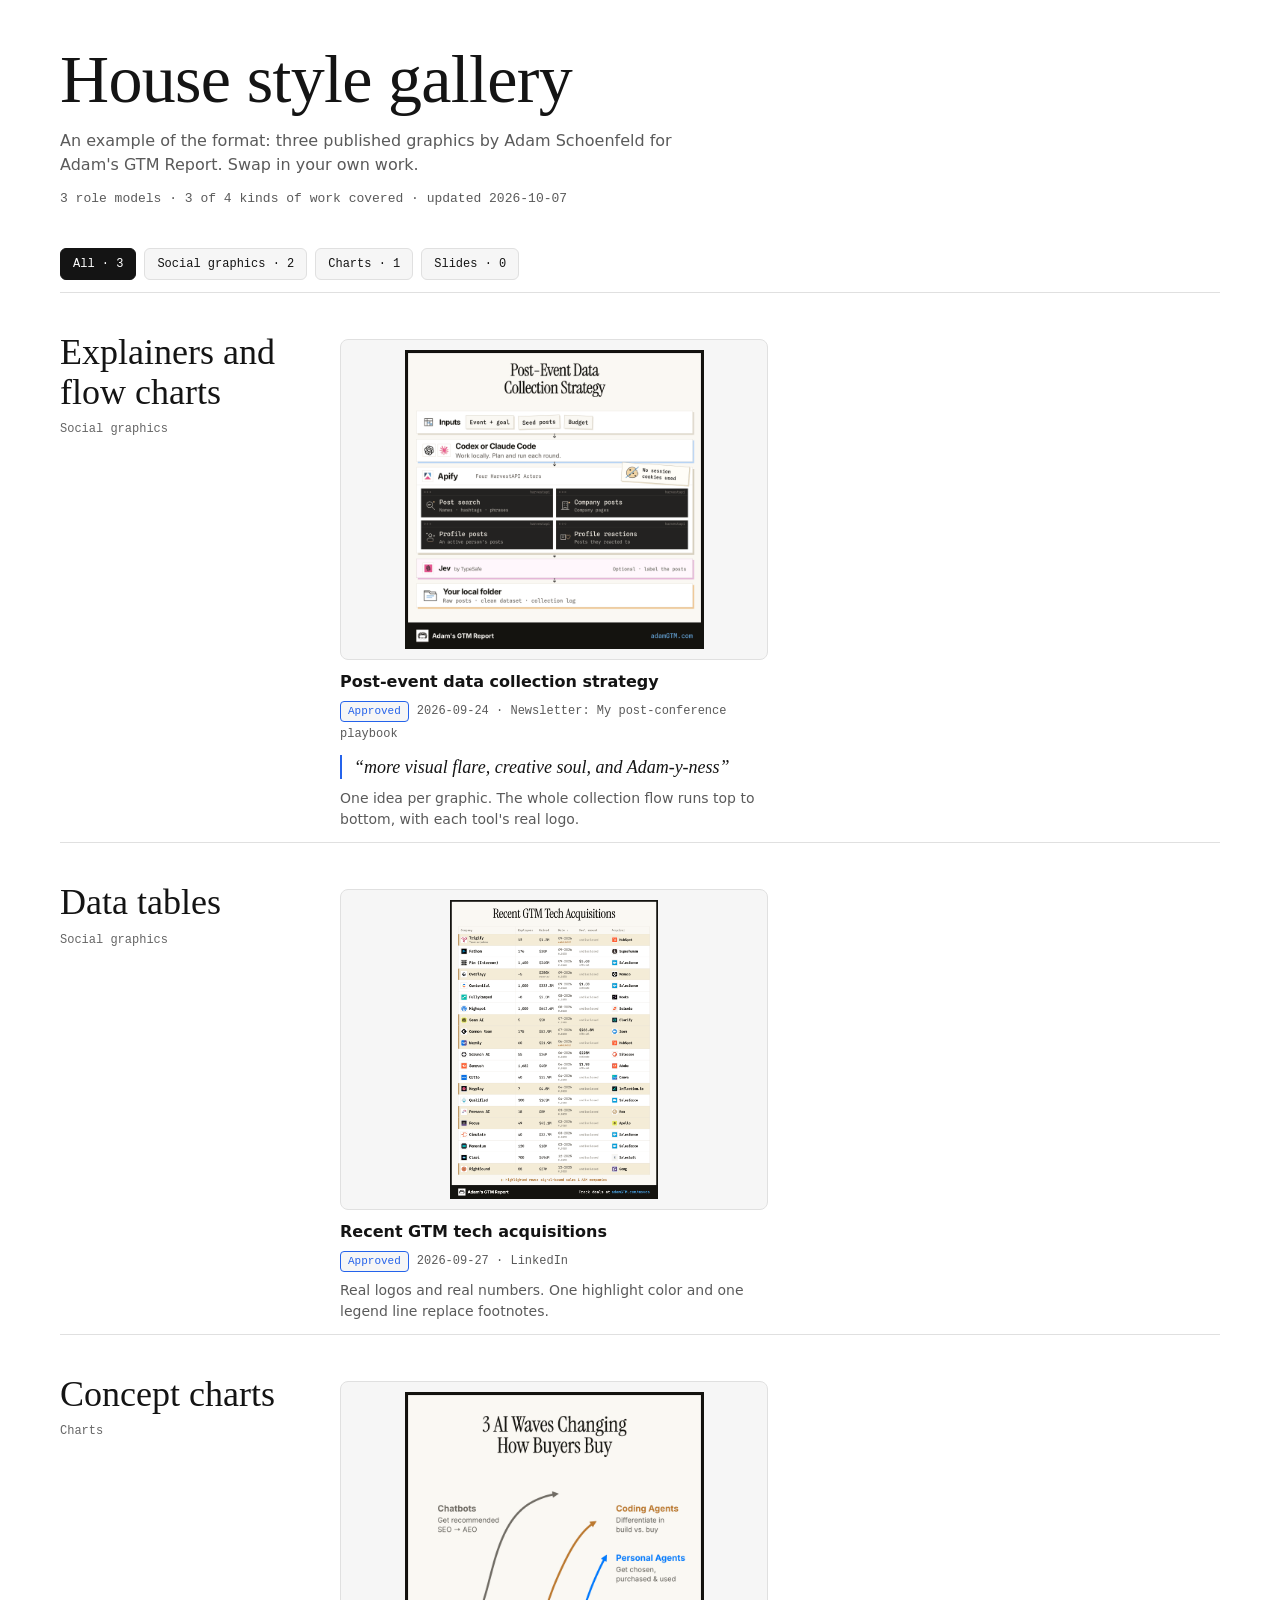
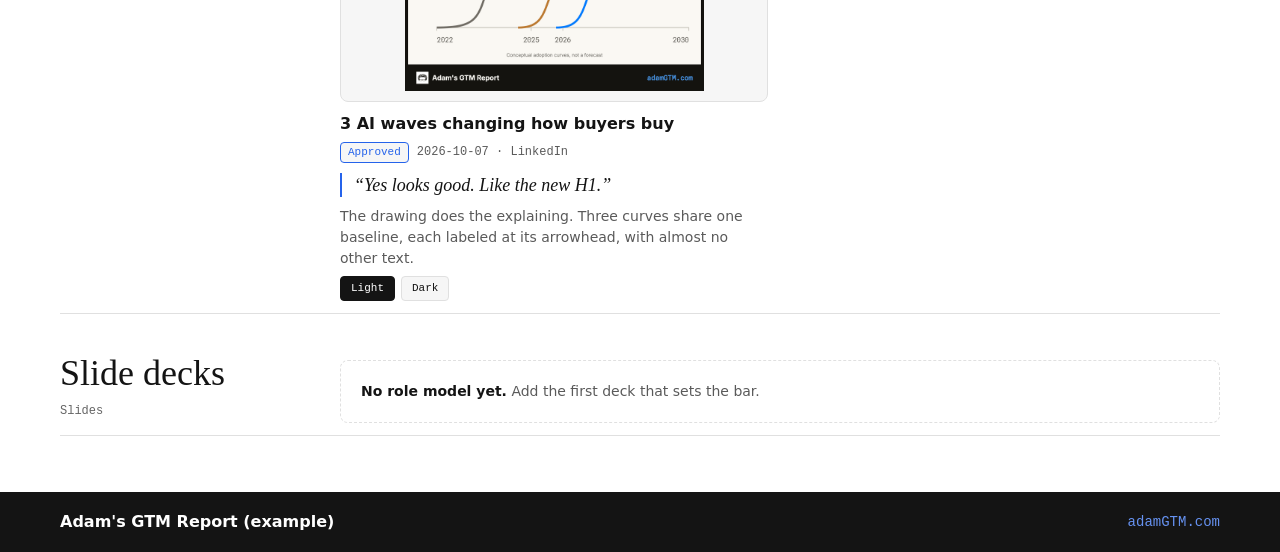
<file: examples/role-models/index.html>
<!doctype html>
<html lang="en">
<head>
<meta charset="utf-8">
<meta name="viewport" content="width=device-width, initial-scale=1, viewport-fit=cover">
<meta name="color-scheme" content="light dark">
<meta name="generator" content="House Style Kit build_gallery.py">
<title>House style gallery</title>
<style>
:root{--paper:#ffffff;--ink:#141414;--card:#f6f6f6;--line:#e0e0e0;--accent:#2563eb;--accent-ink:#2563eb;--soft:#5a5a5a;--faint:#656565;--bar:#141414;--bar-fg:#ffffff;--bar-url:#6692f1;color-scheme:light}
@media (prefers-color-scheme: dark){:root{--paper:#202020;--ink:#ececec;--card:#2a2a2a;--line:#414141;--accent:#6692f1;--accent-ink:#6692f1;--soft:#afafaf;--faint:#969696;--bar:#121212;--bar-fg:#ffffff;--bar-url:#6692f1;color-scheme:dark}}
:root{--serif:ui-serif, "New York", Georgia, "Times New Roman", serif;--sans:system-ui, -apple-system, "Segoe UI", Roboto, Helvetica, Arial, sans-serif;--mono:ui-monospace, SFMono-Regular, Menlo, Consolas, "Liberation Mono", monospace}

*{box-sizing:border-box}
[hidden]{display:none!important}
html{-webkit-text-size-adjust:100%}
body{margin:0;background:var(--paper);color:var(--ink);font:15px/1.5 var(--sans);-webkit-font-smoothing:antialiased}
a{color:var(--accent-ink);text-underline-offset:2px}
:focus-visible{outline:2px solid var(--accent);outline-offset:2px}
.wrap{max-width:1240px;margin:0 auto;padding:44px clamp(16px,4vw,40px) 0}
h1{font:400 clamp(38px,7vw,68px)/1.04 var(--serif);letter-spacing:-.01em;margin:0;text-wrap:balance;overflow-wrap:anywhere}
.lede{max-width:64ch;margin:14px 0 0;color:var(--soft);font-size:16px;text-wrap:pretty}
.count{font:13px/1.5 var(--mono);color:var(--soft);margin:12px 0 0;font-variant-numeric:tabular-nums}
.filters{position:sticky;top:0;z-index:2;display:flex;flex-wrap:wrap;gap:8px;margin:28px 0 0;padding:12px 0;background:var(--paper);border-bottom:1px solid var(--line)}
.filters button{flex:none;font:12px/1 var(--mono);color:var(--ink);background:var(--card);border:1px solid var(--line);border-radius:6px;padding:9px 12px;cursor:pointer}
.filters button:hover{border-color:var(--faint)}
.filters button[aria-pressed="true"]{background:var(--ink);color:var(--paper);border-color:var(--ink)}
section{padding:40px 0 12px;border-bottom:1px solid var(--line);scroll-margin-top:72px}
h2{font:400 clamp(26px,4vw,36px)/1.1 var(--serif);margin:0;overflow-wrap:anywhere}
.meta{font:12px/1.5 var(--mono);color:var(--faint);margin:8px 0 0;overflow-wrap:anywhere}
.meta a{color:inherit}
.grid{display:grid;grid-template-columns:repeat(auto-fill,minmax(min(100%,300px),1fr));gap:32px 24px;margin-top:22px}
figure{margin:0;display:flex;flex-direction:column;gap:12px;min-width:0}
.shot{position:relative;display:block;width:100%;aspect-ratio:4/3;padding:0;margin:0;overflow:hidden;background:var(--card);border:1px solid var(--line);border-radius:8px;cursor:zoom-in;font:inherit;color:inherit}
.shot:hover{border-color:var(--faint)}
.shot img{position:absolute;inset:10px;width:calc(100% - 20px);height:calc(100% - 20px);object-fit:contain}
figcaption{display:flex;flex-direction:column;gap:7px;min-width:0}
h3{font:600 16px/1.3 var(--sans);margin:0;overflow-wrap:anywhere}
.when{margin:0;font:12px/1.9 var(--mono);color:var(--soft);overflow-wrap:anywhere}
.when .chip{margin-right:8px}
.chip{display:inline-block;font:11px/1 var(--mono);padding:4px 7px;border:1px solid var(--line);border-radius:4px;background:var(--card);color:var(--ink)}
.chip.approved{border-color:var(--accent);color:var(--accent-ink)}
.chip.borrowed{border-style:dashed;border-color:var(--faint);color:var(--soft);background:transparent}
blockquote{margin:2px 0;padding-left:12px;border-left:2px solid var(--accent);font:italic 400 18px/1.35 var(--serif);overflow-wrap:anywhere}
.why{margin:0;color:var(--soft);font-size:14px;overflow-wrap:anywhere}
.note{margin:0;color:var(--faint);font-size:13px;overflow-wrap:anywhere}
.src{margin:0;font:11px/1.4 var(--mono);color:var(--faint);overflow-wrap:anywhere}
.src a{color:inherit}
.toggle{display:flex;gap:6px}
.toggle button{font:11px/1 var(--mono);padding:6px 10px;border:1px solid var(--line);border-radius:4px;background:var(--card);color:var(--ink);cursor:pointer}
.toggle button[aria-pressed="true"]{background:var(--ink);color:var(--paper);border-color:var(--ink)}
.gap{margin:22px 0 0;padding:20px;border:1px dashed var(--line);border-radius:8px;color:var(--soft);font-size:14px}
.gap b{color:var(--ink);font-weight:600}
footer.bar{margin-top:56px;background:var(--bar);color:var(--bar-fg)}
footer.bar .in{max-width:1240px;margin:0 auto;display:flex;flex-wrap:wrap;justify-content:space-between;align-items:center;gap:8px 16px;padding:20px clamp(16px,4vw,40px)}
footer.bar b{font:700 16px/1.25 var(--sans);overflow-wrap:anywhere}
footer.bar a,footer.bar span{font:14px/1.25 var(--mono);color:var(--bar-url);text-decoration:none;overflow-wrap:anywhere}
footer.bar a:hover{text-decoration:underline}
dialog{padding:12px;border:1px solid var(--line);border-radius:10px;background:var(--card);color:var(--ink);max-width:min(96vw,1500px);max-height:94vh}
dialog::backdrop{background:rgba(0,0,0,.8)}
dialog img{display:block;max-width:100%;max-height:calc(94vh - 84px);width:auto;height:auto;margin:0 auto}
dialog .cap{display:flex;justify-content:space-between;align-items:center;gap:12px;margin-top:10px;font:12px/1.4 var(--mono);color:var(--soft)}
dialog button{flex:none;font:12px/1 var(--mono);padding:9px 12px;border:1px solid var(--ink);border-radius:6px;background:var(--ink);color:var(--paper);cursor:pointer}
@media (min-width:960px){
  section{display:grid;grid-template-columns:minmax(0,240px) minmax(0,1fr);gap:0 40px;align-items:start}
  .head{position:sticky;top:76px}
  .grid,.gap{margin-top:6px}
}
@media (max-width:600px){
  .wrap{padding-top:28px}
  .filters{flex-wrap:nowrap;overflow-x:auto;scrollbar-width:thin}
  section{padding-top:32px}
}
</style>
</head>
<body>
<div class="wrap">
<header>
<h1>House style gallery</h1>
<p class="lede">An example of the format: three published graphics by Adam Schoenfeld for Adam&#x27;s GTM Report. Swap in your own work.</p>
<p class="count">3 role models · 3 of 4 kinds of work covered · updated 2026-10-07</p>
</header>
<nav class="filters" aria-label="Filter by group">
<button type="button" data-group="all" aria-pressed="true">All · 3</button>
<button type="button" data-group="Social graphics" aria-pressed="false">Social graphics · 2</button>
<button type="button" data-group="Charts" aria-pressed="false">Charts · 1</button>
<button type="button" data-group="Slides" aria-pressed="false">Slides · 0</button>
</nav>
<main>
<section id="surface-explainer" data-group="Social graphics" aria-labelledby="heading-explainer">
<div class="head"><h2 id="heading-explainer">Explainers and flow charts</h2>
<p class="meta">Social graphics</p></div>
<div class="grid">
<figure id="item-data-collection-flow">
<button type="button" class="shot" data-full="data-collection-flow.png" aria-label="Enlarge: Post-event data collection strategy"><img loading="lazy" src="data-collection-flow.png" alt="Post-event data collection strategy"></button>
<figcaption>
<h3>Post-event data collection strategy</h3>
<p class="when"><span class="chip approved" title="You approved this as the bar">Approved</span>2026-09-24 · Newsletter: My post-conference playbook</p>
<blockquote>“more visual flare, creative soul, and Adam-y-ness”</blockquote>
<p class="why">One idea per graphic. The whole collection flow runs top to bottom, with each tool&#x27;s real logo.</p>
</figcaption></figure>
</div></section>
<section id="surface-table" data-group="Social graphics" aria-labelledby="heading-table">
<div class="head"><h2 id="heading-table">Data tables</h2>
<p class="meta">Social graphics</p></div>
<div class="grid">
<figure id="item-acquisitions-table">
<button type="button" class="shot" data-full="acquisitions-table.png" aria-label="Enlarge: Recent GTM tech acquisitions"><img loading="lazy" src="acquisitions-table.png" alt="Recent GTM tech acquisitions"></button>
<figcaption>
<h3>Recent GTM tech acquisitions</h3>
<p class="when"><span class="chip approved" title="You approved this as the bar">Approved</span>2026-09-27 · LinkedIn</p>
<p class="why">Real logos and real numbers. One highlight color and one legend line replace footnotes.</p>
</figcaption></figure>
</div></section>
<section id="surface-concept" data-group="Charts" aria-labelledby="heading-concept">
<div class="head"><h2 id="heading-concept">Concept charts</h2>
<p class="meta">Charts</p></div>
<div class="grid">
<figure id="item-buyer-waves">
<button type="button" class="shot" data-full="buyer-waves.png" aria-label="Enlarge: 3 AI waves changing how buyers buy"><img loading="lazy" src="buyer-waves.png" alt="3 AI waves changing how buyers buy"></button>
<figcaption>
<h3>3 AI waves changing how buyers buy</h3>
<p class="when"><span class="chip approved" title="You approved this as the bar">Approved</span>2026-10-07 · LinkedIn</p>
<blockquote>“Yes looks good. Like the new H1.”</blockquote>
<p class="why">The drawing does the explaining. Three curves share one baseline, each labeled at its arrowhead, with almost no other text.</p>
<div class="toggle" role="group" aria-label="Light or dark version"><button type="button" data-src="buyer-waves.png" aria-pressed="true">Light</button><button type="button" data-src="buyer-waves-dark.png" aria-pressed="false">Dark</button></div>
</figcaption></figure>
</div></section>
<section id="surface-deck" data-group="Slides" aria-labelledby="heading-deck">
<div class="head"><h2 id="heading-deck">Slide decks</h2>
<p class="meta">Slides</p></div>
<p class="gap"><b>No role model yet.</b> Add the first deck that sets the bar.</p>
</section>
</main></div>
<footer class="bar"><div class="in"><b>Adam&#x27;s GTM Report (example)</b><a href="https://adamGTM.com" target="_blank" rel="noopener noreferrer">adamGTM.com</a></div></footer>
<dialog id="hsg-lightbox" aria-label="Enlarged role model"><img id="hsg-lightbox-img" alt=""><div class="cap"><span id="hsg-lightbox-cap"></span><button type="button" id="hsg-lightbox-close">Close</button></div></dialog>
<script>
(function(){
  var buttons=[].slice.call(document.querySelectorAll('.filters button'));
  var sections=[].slice.call(document.querySelectorAll('section[data-group]'));
  var KEY='house-style-gallery-group';
  function pick(g){
    buttons.forEach(function(b){b.setAttribute('aria-pressed', String(b.getAttribute('data-group')===g));});
    sections.forEach(function(s){s.hidden=!(g==='all'||s.getAttribute('data-group')===g);});
    try{localStorage.setItem(KEY,g);}catch(e){}
  }
  buttons.forEach(function(b){b.addEventListener('click',function(){pick(b.getAttribute('data-group'));});});
  var saved='all';
  try{saved=localStorage.getItem(KEY)||'all';}catch(e){}
  if(!buttons.some(function(b){return b.getAttribute('data-group')===saved;})) saved='all';
  pick(saved);

  [].forEach.call(document.querySelectorAll('.toggle'),function(t){
    var fig=t.closest('figure'), shot=fig.querySelector('.shot'), img=shot.querySelector('img');
    var opts=[].slice.call(t.querySelectorAll('button'));
    opts.forEach(function(b){
      b.addEventListener('click',function(){
        img.src=b.getAttribute('data-src'); shot.setAttribute('data-full',b.getAttribute('data-src'));
        opts.forEach(function(x){x.setAttribute('aria-pressed',String(x===b));});
      });
    });
  });

  var dlg=document.getElementById('hsg-lightbox'), big=document.getElementById('hsg-lightbox-img'), cap=document.getElementById('hsg-lightbox-cap');
  [].forEach.call(document.querySelectorAll('.shot'),function(s){
    s.addEventListener('click',function(){
      var full=s.getAttribute('data-full'), alt=s.querySelector('img').alt;
      if(!dlg.showModal){window.open(full,'_blank');return;}
      big.src=full; big.alt=alt; cap.textContent=alt; dlg.showModal();
    });
  });
  document.getElementById('hsg-lightbox-close').addEventListener('click',function(){dlg.close();});
  dlg.addEventListener('click',function(e){if(e.target===dlg) dlg.close();});
  dlg.addEventListener('close',function(){big.removeAttribute('src');});
})();
</script>
</body>
</html>
</file>
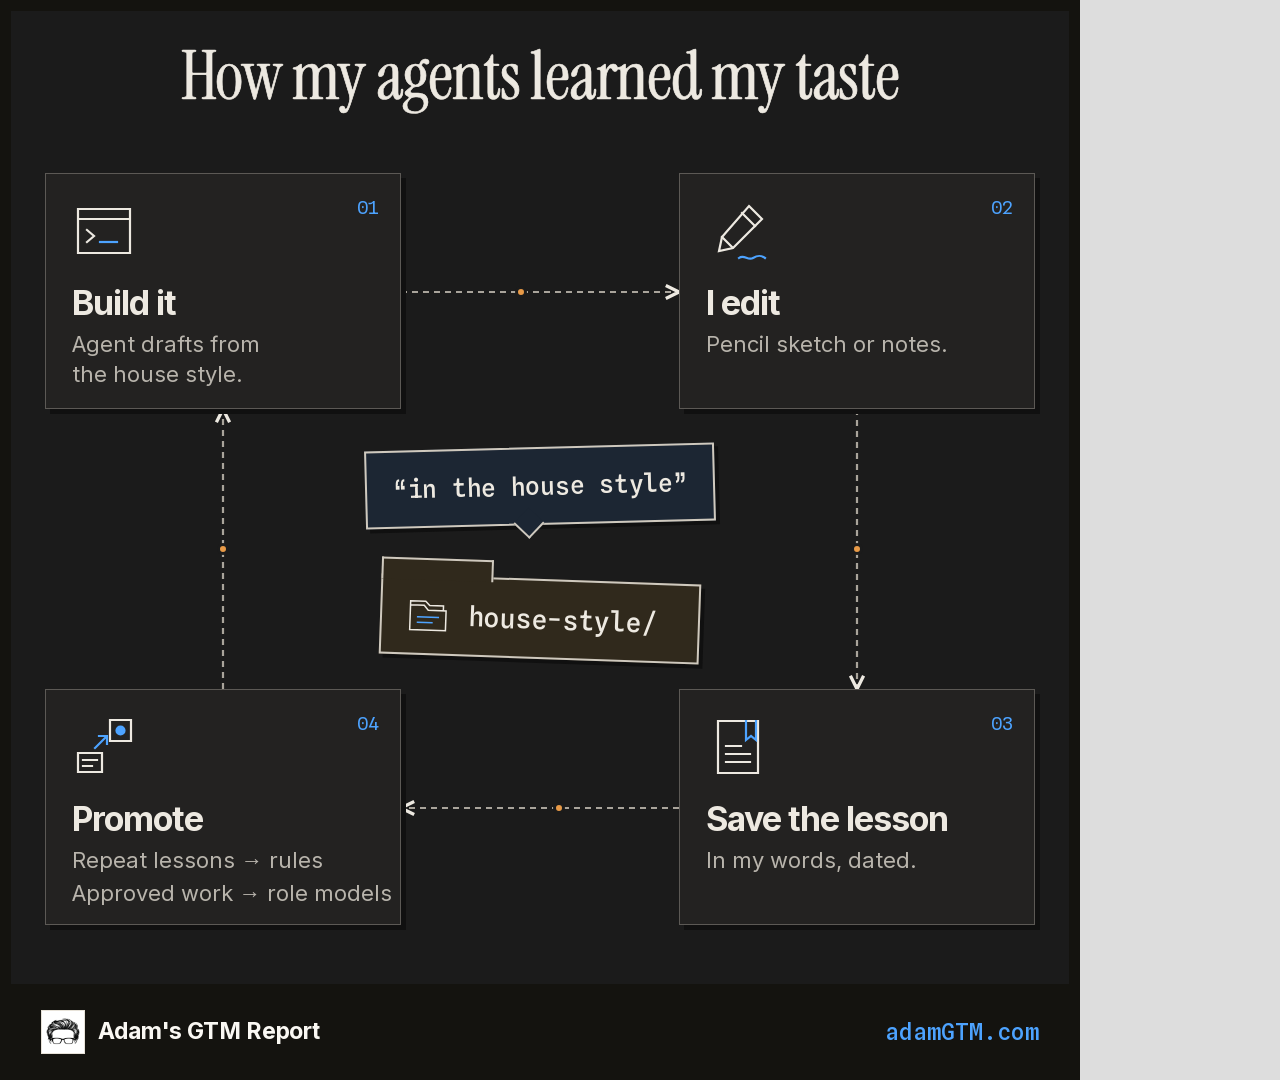
<file: diagrams/house-style-loop-dark.html>
<!doctype html><html lang="en"><head><meta charset="utf-8"><meta name="viewport" content="width=1080"><title>How my agents learned my taste</title><style>
@font-face{font-family:'Instrument Serif';src:url([data-uri]) format('truetype');font-weight:400;font-display:block}
@font-face{font-family:'Inter';src:url([data-uri]) format('truetype');font-weight:100 900;font-display:block}
@font-face{font-family:'Spline Sans Mono';src:url([data-uri]) format('truetype');font-weight:100 900;font-display:block}
/* Approved process components, September 2026. Footer comes from house.css.
   Token names match house.css: --gold-wash is the pale gold fill (#f4ecd7).
   Serif is for the h1; .ad strong (mock ad copy) is the one approved
   smaller serif here. */

:root{--paper:#faf8f3;--ink:#14130f;--soft:#5c574e;--faint:#8b8478;--line:#e7e2d8;--card:#fff;--blue:#007aff;--gold:#e89a47;--gold-wash:#f4ecd7;--serif:'Instrument Serif',serif;--sans:Inter,sans-serif;--mono:'Spline Sans Mono',monospace}
*{box-sizing:border-box}html,body{margin:0;padding:0}body{background:#ddd;font-family:var(--sans);-webkit-font-smoothing:antialiased}
.sq{width:1080px;height:1080px;display:flex;flex-direction:column;background:#14130f;padding:11px 11px 0;overflow:hidden}
.paper{flex:1;min-height:0;background:var(--paper);color:var(--ink);padding:30px 30px 22px;display:flex;flex-direction:column}
h1{font:400 70px/1.04 var(--serif);-webkit-text-stroke:.7px currentColor;letter-spacing:-.018em;margin:0;text-align:center;color:var(--ink)}
h2,h3,p{margin:0}h2{font-size:29px;line-height:1.15;letter-spacing:-.025em}h3{font-size:26px;line-height:1.15;letter-spacing:-.02em}
.body{position:relative;flex:1;min-height:0;margin-top:24px}.mono{font-family:var(--mono)}.muted{color:var(--soft)}
.logo{display:block;object-fit:contain;background:white;border:1px solid #e7e2d8;padding:5px;flex:none}.icon{flex:none;color:var(--ink);display:block}.icon .accent{stroke:var(--blue)}.icon .fill{fill:var(--blue)}
.box{border:1px solid var(--line);background:var(--card)}.grid{background-image:radial-gradient(#d8d2c4 1px,transparent 1px);background-size:19px 19px}
.down{height:20px;display:flex;justify-content:center;flex:none}.down svg{fill:none;stroke:var(--ink);stroke-width:1.8}
.row{display:flex;align-items:center;gap:18px;padding:15px 22px}.row p{margin-top:5px;font-size:22px;color:var(--soft)}
.build h1{font-size:61px}.build .body{margin-top:19px;display:flex;flex-direction:column;justify-content:center}
.inputs{height:82px;display:flex;align-items:center;padding:14px 20px;gap:16px}.inputs h2{font-size:26px;margin-right:3px}
.input-chip{font:500 20px var(--mono);padding:11px 14px;border:1px solid #cfc8b8;background:var(--paper);box-shadow:3px 3px 0 #e7e2d8;white-space:nowrap}
.agent{height:82px}.agent .logo+.logo{margin-left:-10px}.agent h2{font-size:28px}.agent p{font-size:21px}
.apify{height:310px;flex:none;display:flex;flex-direction:column}.apify-head{padding:11px 20px;display:flex;align-items:center;gap:16px;border-bottom:1px solid var(--line)}.apify-head small{margin-left:auto;font:18px var(--mono);color:var(--soft)}
.actors{display:grid;grid-template-columns:1fr 1fr;gap:11px;padding:13px 16px;flex:1}.terminal{border:1px solid #bdb6a7;background:#faf8f3;position:relative}
.terminal-top{height:24px;display:flex;align-items:center;gap:5px;padding:0 10px;border-bottom:1px solid #ded9cf}.terminal-top i{width:5px;height:5px;border:1px solid #8b8478;border-radius:50%;display:block}.terminal-top span{margin-left:auto;font:12px var(--mono);color:#8b8478}
.terminal-main{display:flex;gap:12px;padding:10px 13px;align-items:center}.terminal-main h3{font:500 23px var(--mono)}.terminal-main p{font:16px var(--mono);margin-top:5px;color:var(--soft)}
.jev{height:70px;border-color:#dbc6d7;background:#fff7fc}.jev h2{font-size:25px}.jev p{font:17px var(--mono);margin-left:auto}.jev .sub{font-size:18px;color:#6d5265;margin-left:8px;font-weight:400}
.folder{height:86px}.folder h2{font-size:28px}.folder p{font:19px var(--mono)}
.alt .box{box-shadow:5px 5px 0 #ded8ca}.alt .input-chip:nth-of-type(2){transform:rotate(-2deg)}.alt .input-chip:nth-of-type(3){transform:rotate(2deg)}
.alt.build .agent{box-shadow:5px 5px 0 #b8d4f4}.alt.build .apify{box-shadow:6px 6px 0 #d8d1c0}.alt.build .terminal{background:#232221;border-color:#3a3835;color:#ede9e1}.alt.build .terminal-top{border-color:#3a3835}.alt.build .terminal-main p{color:#b8b4ac}.alt.build .terminal .icon{color:#ede9e1}.alt.build .terminal .accent{stroke:#e89a47}.alt.build .terminal .fill{fill:#e89a47}.alt.build .jev{box-shadow:5px 5px 0 #e5b6d8}.alt.build .folder{box-shadow:5px 5px 0 #efc38d}
.alt.build .apify{position:relative}.alt.build .apify-head small{margin-left:48px}.no-cookies-badge{position:absolute;right:12px;top:-11px;z-index:3;display:flex;align-items:center;gap:12px;width:244px;height:68px;padding:8px 13px;background:#fffdf7;border:1px solid #c8b994;box-shadow:3px 3px 0 #e9dcc1;transform:rotate(4deg);font:500 17px/1.35 var(--mono);color:var(--ink)}.no-cookies-badge .cookie-symbol{position:static;width:49px;height:49px;flex:none}
.diagram{width:998px;height:800px;position:relative;margin:auto}.wires{position:absolute;inset:0;width:100%;height:100%;overflow:visible}.wires path{fill:none;stroke:var(--ink);stroke-width:2.2;stroke-linejoin:round}.wires marker path{stroke-width:1.5}.wires .traveler{fill:var(--gold);stroke:var(--paper);stroke-width:3}
.node{position:absolute;padding:21px;display:flex;align-items:center;gap:18px;z-index:2}.node h2{font-size:29px;line-height:1.15}.node p{font-size:22px;line-height:1.35;color:var(--soft);margin-top:8px}.node small{font:15px var(--mono);color:var(--faint)}
.fan .body,.learning .body{display:flex;align-items:center;justify-content:center}.fan .node{padding:18px}.fan .clue h2{font-size:25px}.fan .route h2{font-size:26px}.route .icon{width:54px;height:54px}.return-label{position:absolute;right:45px;top:64px;font:16px var(--mono);color:var(--soft);background:var(--paper);padding:7px}.fan .icon{background-image:radial-gradient(#14130f18 .8px,transparent .8px);background-size:8px 8px}.dark .body{background-image:radial-gradient(#ffffff0d 1px,transparent 1px);background-size:20px 20px}.dark .icon{background-image:radial-gradient(#ffffff24 .8px,transparent .8px)}
.dark{--paper:#1b1b1b;--ink:#ede9e1;--soft:#b8b4ac;--faint:#8f8b84;--line:#3a3835;--card:#232221;--blue:#4da3ff}.dark .grid{background-image:radial-gradient(#ffffff18 1px,transparent 1px)}.dark .box{box-shadow:5px 5px 0 #101010}.dark .node{border-color:#5c5955}.dark .node:before{content:'';position:absolute;top:7px;left:10px;right:10px;height:1px;background:repeating-linear-gradient(90deg,#5c5955 0 5px,transparent 5px 10px)}.dark .node h2{font:500 25px/1.3 var(--mono)}.dark .wire{stroke:#8f8b84}.dark .wires marker path{stroke:#ede9e1}.dark .route .icon .accent{stroke:#e89a47}.dark .route .icon .fill{fill:#e89a47}
.learning .node{display:block;padding:25px 26px}.learning .node .icon{margin-bottom:20px}.learning .node h2{font-size:37px}.learning .node p{font-size:24px}.step{position:absolute;right:21px;top:23px;font:18px var(--mono);color:var(--faint)}
.control{position:absolute;left:354px;width:290px;height:90px;border:1px dashed #b8ac8f;background:var(--gold-wash);display:flex;align-items:center;gap:20px;padding:15px 26px;z-index:2}.control h2{font:500 26px var(--mono)}.control.budget{background:#eaf2fb;border-color:#98b7d8}.control .icon{width:49px;height:49px}
.alt.learning .node{border-color:#c7c0b3}.alt.learning .control{border:2px solid #14130f;box-shadow:4px 4px 0 #ded8ca;transform:rotate(-2deg)}.alt.learning .control.budget{transform:rotate(2deg)}.alt.learning .wire{stroke-dasharray:6 5}.alt.learning .step{color:#007aff}
.hero .sq{width:1600px;height:650px}.hero .paper{padding:34px 30px 18px}.hero h1{font-size:73px}.hero .body{margin-top:20px}.hero-stage{position:relative;width:1518px;height:407px}.hero .cta{height:76px}
.stage{position:absolute;top:20px;height:375px}.stage-label{font:500 24px var(--sans);letter-spacing:-.02em;margin-bottom:25px;white-space:nowrap}.hero .mini-post{width:211px;height:83px;border:1px solid #cfc8ba;background:#fff;padding:14px;position:absolute;left:0;display:flex;gap:11px;box-shadow:3px 4px 0 #e3ddcf}.mini-post:nth-of-type(2){transform:rotate(-5deg);top:65px}.mini-post:nth-of-type(3){transform:rotate(2deg);top:146px;left:15px}.mini-post:nth-of-type(4){transform:rotate(-2deg);top:227px;left:5px}.avatar-dot{width:28px;height:28px;background:#f4ecd7;border:1px solid #bfa97e;flex:none;border-radius:50%}.post-lines{flex:1}.post-lines i{display:block;height:4px;background:#d7d1c4;margin:5px 0 9px}.post-lines i:first-child{width:55%;background:#716b5f}.post-lines i:last-child{width:78%}
.dataset{height:234px;background:#fff;border:1px solid #cfc8ba;position:relative}.filetab{height:37px;border-bottom:1px solid #cfc8ba;font:16px var(--mono);padding:8px 13px;display:flex;align-items:center;gap:9px}.filetab i{width:7px;height:7px;border-radius:50%;background:var(--gold)}.data-row{display:flex;gap:10px;border-bottom:1px solid #e7e2d8;height:31px;padding:10px 12px}.data-row i{height:6px;width:47px;background:#e5dfd3}.data-row i:nth-child(2){width:80px}.data-row:nth-child(3) i{background:#e6c79b}
.tools{display:flex;align-items:center;gap:8px;margin-top:20px}.tools span{font:16px var(--mono);margin-left:3px;color:var(--soft)}.hero .logo{width:39px;height:39px;padding:4px}
.insight{height:234px;padding:20px 17px}.insight svg{width:190px;height:102px}.topic-chip{font:17px var(--mono);display:inline-block;border:1px solid #d4c49f;background:var(--gold-wash);padding:7px 10px;margin-top:8px}.audience-art{height:234px;display:flex;align-items:center;justify-content:center}.audience-art svg{width:207px;height:207px}.ad{height:234px;padding:19px 16px}.ad .icon{margin:1px 0 14px;width:57px;height:57px}.ad strong{font:400 34px/1.06 var(--serif)}.ad .button{font:16px var(--mono);border:1px solid #14130f;padding:8px 12px;display:inline-block;margin-top:18px;background:#14130f;color:#faf8f3}
.alt.hero .dataset{transform:rotate(-2deg);box-shadow:5px 5px 0 #d8d1c0;background:#232221;color:#ede9e1;border-color:#3a3835}.alt.hero .filetab{border-color:#5c5955}.alt.hero .data-row{border-color:#3a3835}.alt.hero .data-row i{background:#5c5955}.alt.hero .data-row:nth-child(3) i{background:#e89a47}.alt.hero .insight{transform:rotate(2deg)}.alt.hero .ad{transform:rotate(-2deg);box-shadow:6px 6px 0 #e8cf9a;border-color:#bba67c}.alt.hero .mini-post:nth-of-type(2){transform:rotate(-9deg)}.alt.hero .mini-post:nth-of-type(3){transform:rotate(6deg)}.alt.hero .audience-art{border-style:dashed}


.cta{flex:none;height:96px;background:#14130f;display:flex;
  align-items:center;justify-content:space-between;gap:28px;padding:0 30px;color:#faf8f3}
.cta-brand{display:flex;align-items:center;gap:13px;flex:none;white-space:nowrap;
  font:700 23px/1.1 var(--sans);letter-spacing:-.005em}
.cta-mark{width:44px;height:44px;padding:4px;display:flex;align-items:center;
  justify-content:center;flex:none;background:#fff;border:1px solid #e7e2d8}
.cta-mark img{display:block;width:34px;height:34px;object-fit:contain}
.cta-action{display:flex;align-items:baseline;justify-content:flex-end;gap:9px;
  font:500 20px/1.25 var(--mono);color:#faf8f3;white-space:nowrap;text-align:right}
.cta-action .url,.cta-action a{color:#4da3ff;text-decoration:none}
.cta-action.url-only{font-size:23px;line-height:1.1}

.sq{width:1080px;height:1080px}

/* house-style loop: layout overrides on the approved learning-loop */
h1{font-size:68px;white-space:nowrap}
.learning .node h2{font-size:34px;letter-spacing:-.03em;white-space:nowrap}
.learning .node{padding:25px 22px 25px 26px}.learning .node p{font-size:22px}
.learning .node .promo{display:block;white-space:nowrap}
.learning .node .promo+.promo{margin-top:3px}
.tabcard{position:absolute;left:339px;top:430px;width:320px;height:80px;z-index:2;
  display:flex;align-items:center;gap:18px;padding:12px 24px;background:var(--gold-wash);
  border:2px solid var(--ink);box-shadow:4px 4px 0 var(--shadow);transform:rotate(2deg)}
.tabcard .tab{position:absolute;left:-2px;top:-19px;width:112px;height:22px;background:var(--gold-wash);
  border:2px solid var(--ink);border-bottom:0}
.tabcard .icon{width:44px;height:44px}
.tabcard b{font:500 27px var(--mono);letter-spacing:-.01em;white-space:nowrap}
.phrase{position:absolute;left:324px;top:298px;width:350px;height:78px;z-index:3;
  display:flex;align-items:center;justify-content:center;background:var(--blue-wash);
  border:2px solid var(--ink);box-shadow:4px 4px 0 var(--shadow);transform:rotate(-1.5deg)}
.phrase:after{content:'';position:absolute;left:150px;bottom:-11px;width:20px;height:20px;
  background:var(--blue-wash);border-right:2px solid var(--ink);border-bottom:2px solid var(--ink);
  transform:rotate(45deg)}
.phrase b{font:500 25px var(--mono);letter-spacing:-.01em;white-space:nowrap}
body{--shadow:#ded8ca;--blue-wash:#eaf2fb}

/* Approved graphite dark palette; frame and footer stay ink. */
body.graphite{--paper:#1b1b1b;--ink:#ede9e1;--soft:#b8b4ac;--faint:#8f8b84;--line:#3a3835;
  --card:#232221;--blue:#4da3ff;--gold-wash:#30291c;--blue-wash:#1c2633;--shadow:#101010}
body.graphite .alt .box,body.graphite.alt .box{box-shadow:5px 5px 0 #101010}
body.graphite.alt.learning .node{border-color:#5c5955}
body.graphite.alt.learning .step{color:#4da3ff}
body.graphite .wires path.wire{stroke:#a9a49b}
body.graphite .wires marker path{stroke:#ede9e1}
body.graphite .wires .traveler{stroke:#1b1b1b}
body.graphite .tabcard,body.graphite .phrase{border-color:#cfc9be}
body.graphite .tabcard .tab{border-color:#cfc9be}
body.graphite .phrase:after{border-color:#cfc9be}
body.graphite .icon .accent{stroke:#4da3ff}body.graphite .icon .fill{fill:#4da3ff}
</style></head><body class="learning alt graphite"><!-- House Style Kit explainer: the learning loop. Built from the learning-loop starter. -->
<main class="sq">
<div class="paper">
<h1>How my agents learned my taste</h1>
<div class="body">
<div class="diagram"><svg class="wires" viewBox="0 0 998 800" aria-hidden="true"><defs><marker id="arrow" markerWidth="9" markerHeight="9" refX="7" refY="4" orient="auto"><path d="M1 1l6 3-6 3"/></marker></defs><path class="wire" d="M360 143H638" marker-end="url(#arrow)"/><path class="wire" d="M816 260V540" marker-end="url(#arrow)"/><path class="wire" d="M638 659H360" marker-end="url(#arrow)"/><path class="wire" d="M182 540V260" marker-end="url(#arrow)"/><circle class="traveler" cx="480" cy="143" r="4.5"/><circle class="traveler" cx="816" cy="400" r="4.5"/><circle class="traveler" cx="518" cy="659" r="4.5"/><circle class="traveler" cx="182" cy="400" r="4.5"/></svg><div class="node box" style="left:4px;top:24px;width:356px;height:236px"><svg class="icon" width="64" height="64" viewBox="0 0 64 64" aria-hidden="true"><g fill="none" stroke="currentColor" stroke-width="2.2" stroke-linecap="square" stroke-linejoin="miter"><path d="M6 10h52v44H6zM6 20h52"/><path d="M15 31l7 6-7 6"/><path class="accent" d="M28 43h17"/></g></svg><span class="step">01</span><div><h2>Build it</h2><p>Agent drafts from<br>the house style.</p></div></div><div class="node box" style="left:638px;top:24px;width:356px;height:236px"><svg class="icon" width="64" height="64" viewBox="0 0 64 64" aria-hidden="true"><g fill="none" stroke="currentColor" stroke-width="2.2" stroke-linecap="square" stroke-linejoin="miter"><path d="M43 7l13 13-29 29-14 3 3-14z"/><path d="M36 14l13 13M16 38l10 10"/><path class="accent" d="M33 59c5-4 9 3 14 0s8-3 12 0"/></g></svg><span class="step">02</span><div><h2>I edit</h2><p>Pencil sketch or notes.</p></div></div><div class="node box" style="left:638px;top:540px;width:356px;height:236px"><svg class="icon" width="64" height="64" viewBox="0 0 64 64" aria-hidden="true"><g fill="none" stroke="currentColor" stroke-width="2.2" stroke-linecap="square" stroke-linejoin="miter"><path d="M12 6h40v52H12z"/><path d="M20 31h15M20 39h24M20 47h24"/><path class="accent" d="M40 6v19l5-4 5 4V6"/></g></svg><span class="step">03</span><div><h2>Save the lesson</h2><p>In my words, dated.</p></div></div><div class="node box" style="left:4px;top:540px;width:356px;height:236px"><svg class="icon" width="64" height="64" viewBox="0 0 64 64" aria-hidden="true"><g fill="none" stroke="currentColor" stroke-width="2.2" stroke-linecap="square" stroke-linejoin="miter"><path d="M6 38h24v19H6zM11 45h14M11 51h9"/><path d="M38 5h21v21H38z"/><path class="accent" d="M23 33l11-11M27 21h8v8"/><circle class="accent fill" cx="48.5" cy="15.5" r="4"/></g></svg><span class="step">04</span><div><h2>Promote</h2><p><span class="promo">Repeat lessons → rules</span><span class="promo">Approved work → role models</span></p></div></div><div class="phrase"><b>“in the house style”</b></div><div class="tabcard"><span class="tab"></span><svg class="icon" width="64" height="64" viewBox="0 0 64 64" aria-hidden="true"><g fill="none" stroke="currentColor" stroke-width="2.2" stroke-linecap="square" stroke-linejoin="miter"><path d="M6 18h20l6 7h26v29H6zM6 25V12h22l6 6h20v7"/><path class="accent" d="M17 35h30M17 43h21"/></g></svg><b>house-style/</b></div></div></div></div><footer class="cta">
   <div class="cta-brand"><span class="cta-mark"><img src="[data-uri]" alt="AdamGTM"></span><span>Adam's GTM Report</span></div>
   <div class="cta-action url-only"><span class="url">adamGTM.com</span></div>
 </footer>
</main>
</body>
</html>
</file>
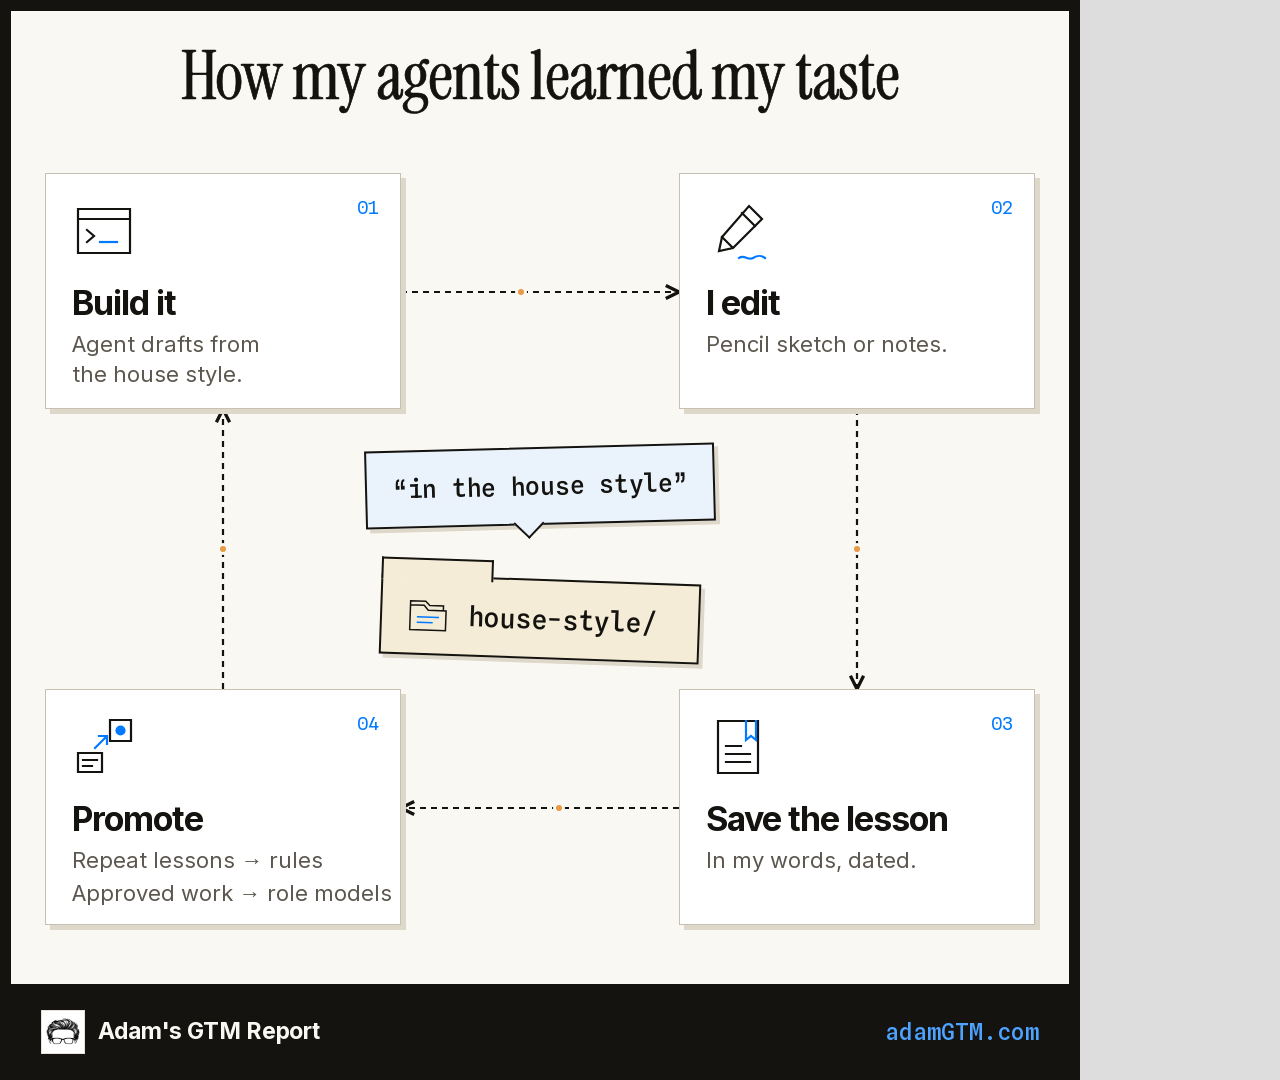
<file: diagrams/house-style-loop-light.html>
<!doctype html><html lang="en"><head><meta charset="utf-8"><meta name="viewport" content="width=1080"><title>How my agents learned my taste</title><style>
@font-face{font-family:'Instrument Serif';src:url([data-uri]) format('truetype');font-weight:400;font-display:block}
@font-face{font-family:'Inter';src:url([data-uri]) format('truetype');font-weight:100 900;font-display:block}
@font-face{font-family:'Spline Sans Mono';src:url([data-uri]) format('truetype');font-weight:100 900;font-display:block}
/* Approved process components, September 2026. Footer comes from house.css.
   Token names match house.css: --gold-wash is the pale gold fill (#f4ecd7).
   Serif is for the h1; .ad strong (mock ad copy) is the one approved
   smaller serif here. */

:root{--paper:#faf8f3;--ink:#14130f;--soft:#5c574e;--faint:#8b8478;--line:#e7e2d8;--card:#fff;--blue:#007aff;--gold:#e89a47;--gold-wash:#f4ecd7;--serif:'Instrument Serif',serif;--sans:Inter,sans-serif;--mono:'Spline Sans Mono',monospace}
*{box-sizing:border-box}html,body{margin:0;padding:0}body{background:#ddd;font-family:var(--sans);-webkit-font-smoothing:antialiased}
.sq{width:1080px;height:1080px;display:flex;flex-direction:column;background:#14130f;padding:11px 11px 0;overflow:hidden}
.paper{flex:1;min-height:0;background:var(--paper);color:var(--ink);padding:30px 30px 22px;display:flex;flex-direction:column}
h1{font:400 70px/1.04 var(--serif);-webkit-text-stroke:.7px currentColor;letter-spacing:-.018em;margin:0;text-align:center;color:var(--ink)}
h2,h3,p{margin:0}h2{font-size:29px;line-height:1.15;letter-spacing:-.025em}h3{font-size:26px;line-height:1.15;letter-spacing:-.02em}
.body{position:relative;flex:1;min-height:0;margin-top:24px}.mono{font-family:var(--mono)}.muted{color:var(--soft)}
.logo{display:block;object-fit:contain;background:white;border:1px solid #e7e2d8;padding:5px;flex:none}.icon{flex:none;color:var(--ink);display:block}.icon .accent{stroke:var(--blue)}.icon .fill{fill:var(--blue)}
.box{border:1px solid var(--line);background:var(--card)}.grid{background-image:radial-gradient(#d8d2c4 1px,transparent 1px);background-size:19px 19px}
.down{height:20px;display:flex;justify-content:center;flex:none}.down svg{fill:none;stroke:var(--ink);stroke-width:1.8}
.row{display:flex;align-items:center;gap:18px;padding:15px 22px}.row p{margin-top:5px;font-size:22px;color:var(--soft)}
.build h1{font-size:61px}.build .body{margin-top:19px;display:flex;flex-direction:column;justify-content:center}
.inputs{height:82px;display:flex;align-items:center;padding:14px 20px;gap:16px}.inputs h2{font-size:26px;margin-right:3px}
.input-chip{font:500 20px var(--mono);padding:11px 14px;border:1px solid #cfc8b8;background:var(--paper);box-shadow:3px 3px 0 #e7e2d8;white-space:nowrap}
.agent{height:82px}.agent .logo+.logo{margin-left:-10px}.agent h2{font-size:28px}.agent p{font-size:21px}
.apify{height:310px;flex:none;display:flex;flex-direction:column}.apify-head{padding:11px 20px;display:flex;align-items:center;gap:16px;border-bottom:1px solid var(--line)}.apify-head small{margin-left:auto;font:18px var(--mono);color:var(--soft)}
.actors{display:grid;grid-template-columns:1fr 1fr;gap:11px;padding:13px 16px;flex:1}.terminal{border:1px solid #bdb6a7;background:#faf8f3;position:relative}
.terminal-top{height:24px;display:flex;align-items:center;gap:5px;padding:0 10px;border-bottom:1px solid #ded9cf}.terminal-top i{width:5px;height:5px;border:1px solid #8b8478;border-radius:50%;display:block}.terminal-top span{margin-left:auto;font:12px var(--mono);color:#8b8478}
.terminal-main{display:flex;gap:12px;padding:10px 13px;align-items:center}.terminal-main h3{font:500 23px var(--mono)}.terminal-main p{font:16px var(--mono);margin-top:5px;color:var(--soft)}
.jev{height:70px;border-color:#dbc6d7;background:#fff7fc}.jev h2{font-size:25px}.jev p{font:17px var(--mono);margin-left:auto}.jev .sub{font-size:18px;color:#6d5265;margin-left:8px;font-weight:400}
.folder{height:86px}.folder h2{font-size:28px}.folder p{font:19px var(--mono)}
.alt .box{box-shadow:5px 5px 0 #ded8ca}.alt .input-chip:nth-of-type(2){transform:rotate(-2deg)}.alt .input-chip:nth-of-type(3){transform:rotate(2deg)}
.alt.build .agent{box-shadow:5px 5px 0 #b8d4f4}.alt.build .apify{box-shadow:6px 6px 0 #d8d1c0}.alt.build .terminal{background:#232221;border-color:#3a3835;color:#ede9e1}.alt.build .terminal-top{border-color:#3a3835}.alt.build .terminal-main p{color:#b8b4ac}.alt.build .terminal .icon{color:#ede9e1}.alt.build .terminal .accent{stroke:#e89a47}.alt.build .terminal .fill{fill:#e89a47}.alt.build .jev{box-shadow:5px 5px 0 #e5b6d8}.alt.build .folder{box-shadow:5px 5px 0 #efc38d}
.alt.build .apify{position:relative}.alt.build .apify-head small{margin-left:48px}.no-cookies-badge{position:absolute;right:12px;top:-11px;z-index:3;display:flex;align-items:center;gap:12px;width:244px;height:68px;padding:8px 13px;background:#fffdf7;border:1px solid #c8b994;box-shadow:3px 3px 0 #e9dcc1;transform:rotate(4deg);font:500 17px/1.35 var(--mono);color:var(--ink)}.no-cookies-badge .cookie-symbol{position:static;width:49px;height:49px;flex:none}
.diagram{width:998px;height:800px;position:relative;margin:auto}.wires{position:absolute;inset:0;width:100%;height:100%;overflow:visible}.wires path{fill:none;stroke:var(--ink);stroke-width:2.2;stroke-linejoin:round}.wires marker path{stroke-width:1.5}.wires .traveler{fill:var(--gold);stroke:var(--paper);stroke-width:3}
.node{position:absolute;padding:21px;display:flex;align-items:center;gap:18px;z-index:2}.node h2{font-size:29px;line-height:1.15}.node p{font-size:22px;line-height:1.35;color:var(--soft);margin-top:8px}.node small{font:15px var(--mono);color:var(--faint)}
.fan .body,.learning .body{display:flex;align-items:center;justify-content:center}.fan .node{padding:18px}.fan .clue h2{font-size:25px}.fan .route h2{font-size:26px}.route .icon{width:54px;height:54px}.return-label{position:absolute;right:45px;top:64px;font:16px var(--mono);color:var(--soft);background:var(--paper);padding:7px}.fan .icon{background-image:radial-gradient(#14130f18 .8px,transparent .8px);background-size:8px 8px}.dark .body{background-image:radial-gradient(#ffffff0d 1px,transparent 1px);background-size:20px 20px}.dark .icon{background-image:radial-gradient(#ffffff24 .8px,transparent .8px)}
.dark{--paper:#1b1b1b;--ink:#ede9e1;--soft:#b8b4ac;--faint:#8f8b84;--line:#3a3835;--card:#232221;--blue:#4da3ff}.dark .grid{background-image:radial-gradient(#ffffff18 1px,transparent 1px)}.dark .box{box-shadow:5px 5px 0 #101010}.dark .node{border-color:#5c5955}.dark .node:before{content:'';position:absolute;top:7px;left:10px;right:10px;height:1px;background:repeating-linear-gradient(90deg,#5c5955 0 5px,transparent 5px 10px)}.dark .node h2{font:500 25px/1.3 var(--mono)}.dark .wire{stroke:#8f8b84}.dark .wires marker path{stroke:#ede9e1}.dark .route .icon .accent{stroke:#e89a47}.dark .route .icon .fill{fill:#e89a47}
.learning .node{display:block;padding:25px 26px}.learning .node .icon{margin-bottom:20px}.learning .node h2{font-size:37px}.learning .node p{font-size:24px}.step{position:absolute;right:21px;top:23px;font:18px var(--mono);color:var(--faint)}
.control{position:absolute;left:354px;width:290px;height:90px;border:1px dashed #b8ac8f;background:var(--gold-wash);display:flex;align-items:center;gap:20px;padding:15px 26px;z-index:2}.control h2{font:500 26px var(--mono)}.control.budget{background:#eaf2fb;border-color:#98b7d8}.control .icon{width:49px;height:49px}
.alt.learning .node{border-color:#c7c0b3}.alt.learning .control{border:2px solid #14130f;box-shadow:4px 4px 0 #ded8ca;transform:rotate(-2deg)}.alt.learning .control.budget{transform:rotate(2deg)}.alt.learning .wire{stroke-dasharray:6 5}.alt.learning .step{color:#007aff}
.hero .sq{width:1600px;height:650px}.hero .paper{padding:34px 30px 18px}.hero h1{font-size:73px}.hero .body{margin-top:20px}.hero-stage{position:relative;width:1518px;height:407px}.hero .cta{height:76px}
.stage{position:absolute;top:20px;height:375px}.stage-label{font:500 24px var(--sans);letter-spacing:-.02em;margin-bottom:25px;white-space:nowrap}.hero .mini-post{width:211px;height:83px;border:1px solid #cfc8ba;background:#fff;padding:14px;position:absolute;left:0;display:flex;gap:11px;box-shadow:3px 4px 0 #e3ddcf}.mini-post:nth-of-type(2){transform:rotate(-5deg);top:65px}.mini-post:nth-of-type(3){transform:rotate(2deg);top:146px;left:15px}.mini-post:nth-of-type(4){transform:rotate(-2deg);top:227px;left:5px}.avatar-dot{width:28px;height:28px;background:#f4ecd7;border:1px solid #bfa97e;flex:none;border-radius:50%}.post-lines{flex:1}.post-lines i{display:block;height:4px;background:#d7d1c4;margin:5px 0 9px}.post-lines i:first-child{width:55%;background:#716b5f}.post-lines i:last-child{width:78%}
.dataset{height:234px;background:#fff;border:1px solid #cfc8ba;position:relative}.filetab{height:37px;border-bottom:1px solid #cfc8ba;font:16px var(--mono);padding:8px 13px;display:flex;align-items:center;gap:9px}.filetab i{width:7px;height:7px;border-radius:50%;background:var(--gold)}.data-row{display:flex;gap:10px;border-bottom:1px solid #e7e2d8;height:31px;padding:10px 12px}.data-row i{height:6px;width:47px;background:#e5dfd3}.data-row i:nth-child(2){width:80px}.data-row:nth-child(3) i{background:#e6c79b}
.tools{display:flex;align-items:center;gap:8px;margin-top:20px}.tools span{font:16px var(--mono);margin-left:3px;color:var(--soft)}.hero .logo{width:39px;height:39px;padding:4px}
.insight{height:234px;padding:20px 17px}.insight svg{width:190px;height:102px}.topic-chip{font:17px var(--mono);display:inline-block;border:1px solid #d4c49f;background:var(--gold-wash);padding:7px 10px;margin-top:8px}.audience-art{height:234px;display:flex;align-items:center;justify-content:center}.audience-art svg{width:207px;height:207px}.ad{height:234px;padding:19px 16px}.ad .icon{margin:1px 0 14px;width:57px;height:57px}.ad strong{font:400 34px/1.06 var(--serif)}.ad .button{font:16px var(--mono);border:1px solid #14130f;padding:8px 12px;display:inline-block;margin-top:18px;background:#14130f;color:#faf8f3}
.alt.hero .dataset{transform:rotate(-2deg);box-shadow:5px 5px 0 #d8d1c0;background:#232221;color:#ede9e1;border-color:#3a3835}.alt.hero .filetab{border-color:#5c5955}.alt.hero .data-row{border-color:#3a3835}.alt.hero .data-row i{background:#5c5955}.alt.hero .data-row:nth-child(3) i{background:#e89a47}.alt.hero .insight{transform:rotate(2deg)}.alt.hero .ad{transform:rotate(-2deg);box-shadow:6px 6px 0 #e8cf9a;border-color:#bba67c}.alt.hero .mini-post:nth-of-type(2){transform:rotate(-9deg)}.alt.hero .mini-post:nth-of-type(3){transform:rotate(6deg)}.alt.hero .audience-art{border-style:dashed}


.cta{flex:none;height:96px;background:#14130f;display:flex;
  align-items:center;justify-content:space-between;gap:28px;padding:0 30px;color:#faf8f3}
.cta-brand{display:flex;align-items:center;gap:13px;flex:none;white-space:nowrap;
  font:700 23px/1.1 var(--sans);letter-spacing:-.005em}
.cta-mark{width:44px;height:44px;padding:4px;display:flex;align-items:center;
  justify-content:center;flex:none;background:#fff;border:1px solid #e7e2d8}
.cta-mark img{display:block;width:34px;height:34px;object-fit:contain}
.cta-action{display:flex;align-items:baseline;justify-content:flex-end;gap:9px;
  font:500 20px/1.25 var(--mono);color:#faf8f3;white-space:nowrap;text-align:right}
.cta-action .url,.cta-action a{color:#4da3ff;text-decoration:none}
.cta-action.url-only{font-size:23px;line-height:1.1}

.sq{width:1080px;height:1080px}

/* house-style loop: layout overrides on the approved learning-loop */
h1{font-size:68px;white-space:nowrap}
.learning .node h2{font-size:34px;letter-spacing:-.03em;white-space:nowrap}
.learning .node{padding:25px 22px 25px 26px}.learning .node p{font-size:22px}
.learning .node .promo{display:block;white-space:nowrap}
.learning .node .promo+.promo{margin-top:3px}
.tabcard{position:absolute;left:339px;top:430px;width:320px;height:80px;z-index:2;
  display:flex;align-items:center;gap:18px;padding:12px 24px;background:var(--gold-wash);
  border:2px solid var(--ink);box-shadow:4px 4px 0 var(--shadow);transform:rotate(2deg)}
.tabcard .tab{position:absolute;left:-2px;top:-19px;width:112px;height:22px;background:var(--gold-wash);
  border:2px solid var(--ink);border-bottom:0}
.tabcard .icon{width:44px;height:44px}
.tabcard b{font:500 27px var(--mono);letter-spacing:-.01em;white-space:nowrap}
.phrase{position:absolute;left:324px;top:298px;width:350px;height:78px;z-index:3;
  display:flex;align-items:center;justify-content:center;background:var(--blue-wash);
  border:2px solid var(--ink);box-shadow:4px 4px 0 var(--shadow);transform:rotate(-1.5deg)}
.phrase:after{content:'';position:absolute;left:150px;bottom:-11px;width:20px;height:20px;
  background:var(--blue-wash);border-right:2px solid var(--ink);border-bottom:2px solid var(--ink);
  transform:rotate(45deg)}
.phrase b{font:500 25px var(--mono);letter-spacing:-.01em;white-space:nowrap}
body{--shadow:#ded8ca;--blue-wash:#eaf2fb}
</style></head><body class="learning alt"><!-- House Style Kit explainer: the learning loop. Built from the learning-loop starter. -->
<main class="sq">
<div class="paper">
<h1>How my agents learned my taste</h1>
<div class="body">
<div class="diagram"><svg class="wires" viewBox="0 0 998 800" aria-hidden="true"><defs><marker id="arrow" markerWidth="9" markerHeight="9" refX="7" refY="4" orient="auto"><path d="M1 1l6 3-6 3"/></marker></defs><path class="wire" d="M360 143H638" marker-end="url(#arrow)"/><path class="wire" d="M816 260V540" marker-end="url(#arrow)"/><path class="wire" d="M638 659H360" marker-end="url(#arrow)"/><path class="wire" d="M182 540V260" marker-end="url(#arrow)"/><circle class="traveler" cx="480" cy="143" r="4.5"/><circle class="traveler" cx="816" cy="400" r="4.5"/><circle class="traveler" cx="518" cy="659" r="4.5"/><circle class="traveler" cx="182" cy="400" r="4.5"/></svg><div class="node box" style="left:4px;top:24px;width:356px;height:236px"><svg class="icon" width="64" height="64" viewBox="0 0 64 64" aria-hidden="true"><g fill="none" stroke="currentColor" stroke-width="2.2" stroke-linecap="square" stroke-linejoin="miter"><path d="M6 10h52v44H6zM6 20h52"/><path d="M15 31l7 6-7 6"/><path class="accent" d="M28 43h17"/></g></svg><span class="step">01</span><div><h2>Build it</h2><p>Agent drafts from<br>the house style.</p></div></div><div class="node box" style="left:638px;top:24px;width:356px;height:236px"><svg class="icon" width="64" height="64" viewBox="0 0 64 64" aria-hidden="true"><g fill="none" stroke="currentColor" stroke-width="2.2" stroke-linecap="square" stroke-linejoin="miter"><path d="M43 7l13 13-29 29-14 3 3-14z"/><path d="M36 14l13 13M16 38l10 10"/><path class="accent" d="M33 59c5-4 9 3 14 0s8-3 12 0"/></g></svg><span class="step">02</span><div><h2>I edit</h2><p>Pencil sketch or notes.</p></div></div><div class="node box" style="left:638px;top:540px;width:356px;height:236px"><svg class="icon" width="64" height="64" viewBox="0 0 64 64" aria-hidden="true"><g fill="none" stroke="currentColor" stroke-width="2.2" stroke-linecap="square" stroke-linejoin="miter"><path d="M12 6h40v52H12z"/><path d="M20 31h15M20 39h24M20 47h24"/><path class="accent" d="M40 6v19l5-4 5 4V6"/></g></svg><span class="step">03</span><div><h2>Save the lesson</h2><p>In my words, dated.</p></div></div><div class="node box" style="left:4px;top:540px;width:356px;height:236px"><svg class="icon" width="64" height="64" viewBox="0 0 64 64" aria-hidden="true"><g fill="none" stroke="currentColor" stroke-width="2.2" stroke-linecap="square" stroke-linejoin="miter"><path d="M6 38h24v19H6zM11 45h14M11 51h9"/><path d="M38 5h21v21H38z"/><path class="accent" d="M23 33l11-11M27 21h8v8"/><circle class="accent fill" cx="48.5" cy="15.5" r="4"/></g></svg><span class="step">04</span><div><h2>Promote</h2><p><span class="promo">Repeat lessons → rules</span><span class="promo">Approved work → role models</span></p></div></div><div class="phrase"><b>“in the house style”</b></div><div class="tabcard"><span class="tab"></span><svg class="icon" width="64" height="64" viewBox="0 0 64 64" aria-hidden="true"><g fill="none" stroke="currentColor" stroke-width="2.2" stroke-linecap="square" stroke-linejoin="miter"><path d="M6 18h20l6 7h26v29H6zM6 25V12h22l6 6h20v7"/><path class="accent" d="M17 35h30M17 43h21"/></g></svg><b>house-style/</b></div></div></div></div><footer class="cta">
   <div class="cta-brand"><span class="cta-mark"><img src="[data-uri]" alt="AdamGTM"></span><span>Adam's GTM Report</span></div>
   <div class="cta-action url-only"><span class="url">adamGTM.com</span></div>
 </footer>
</main>
</body>
</html>
</file>
